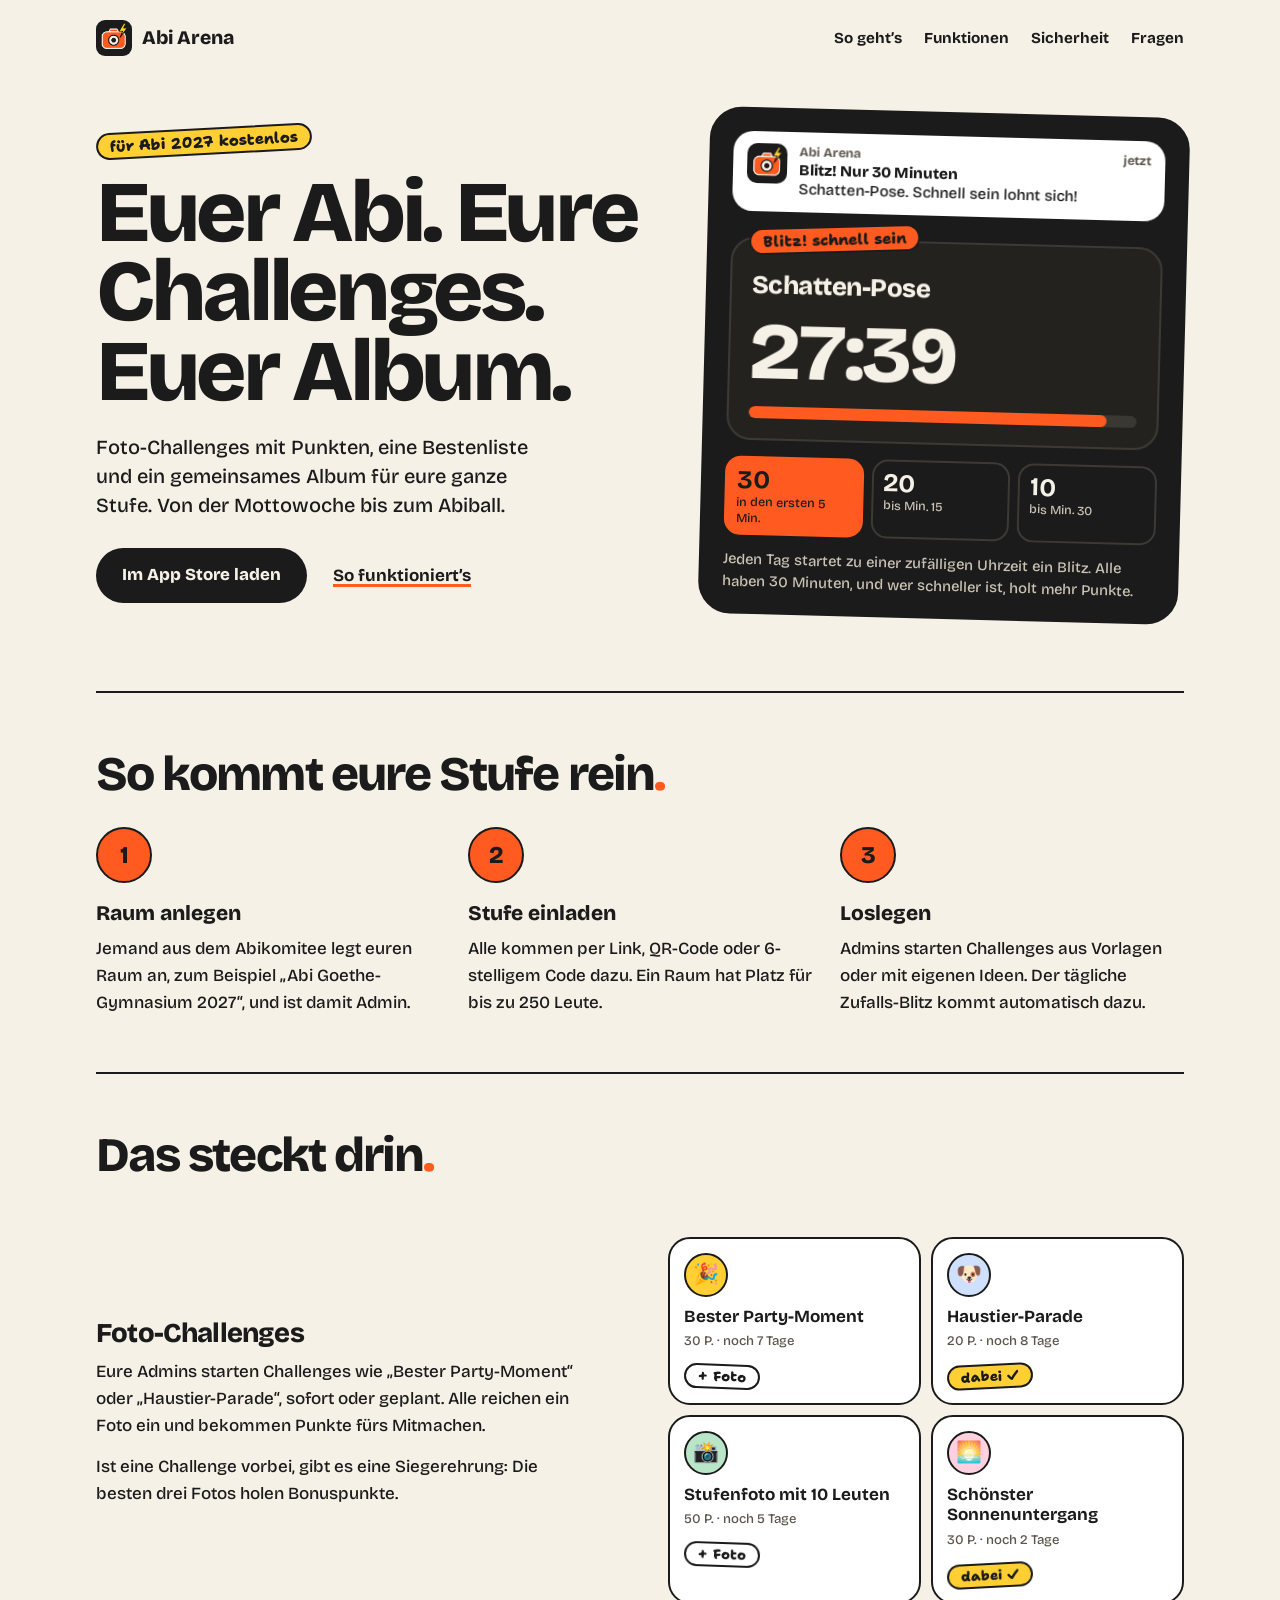
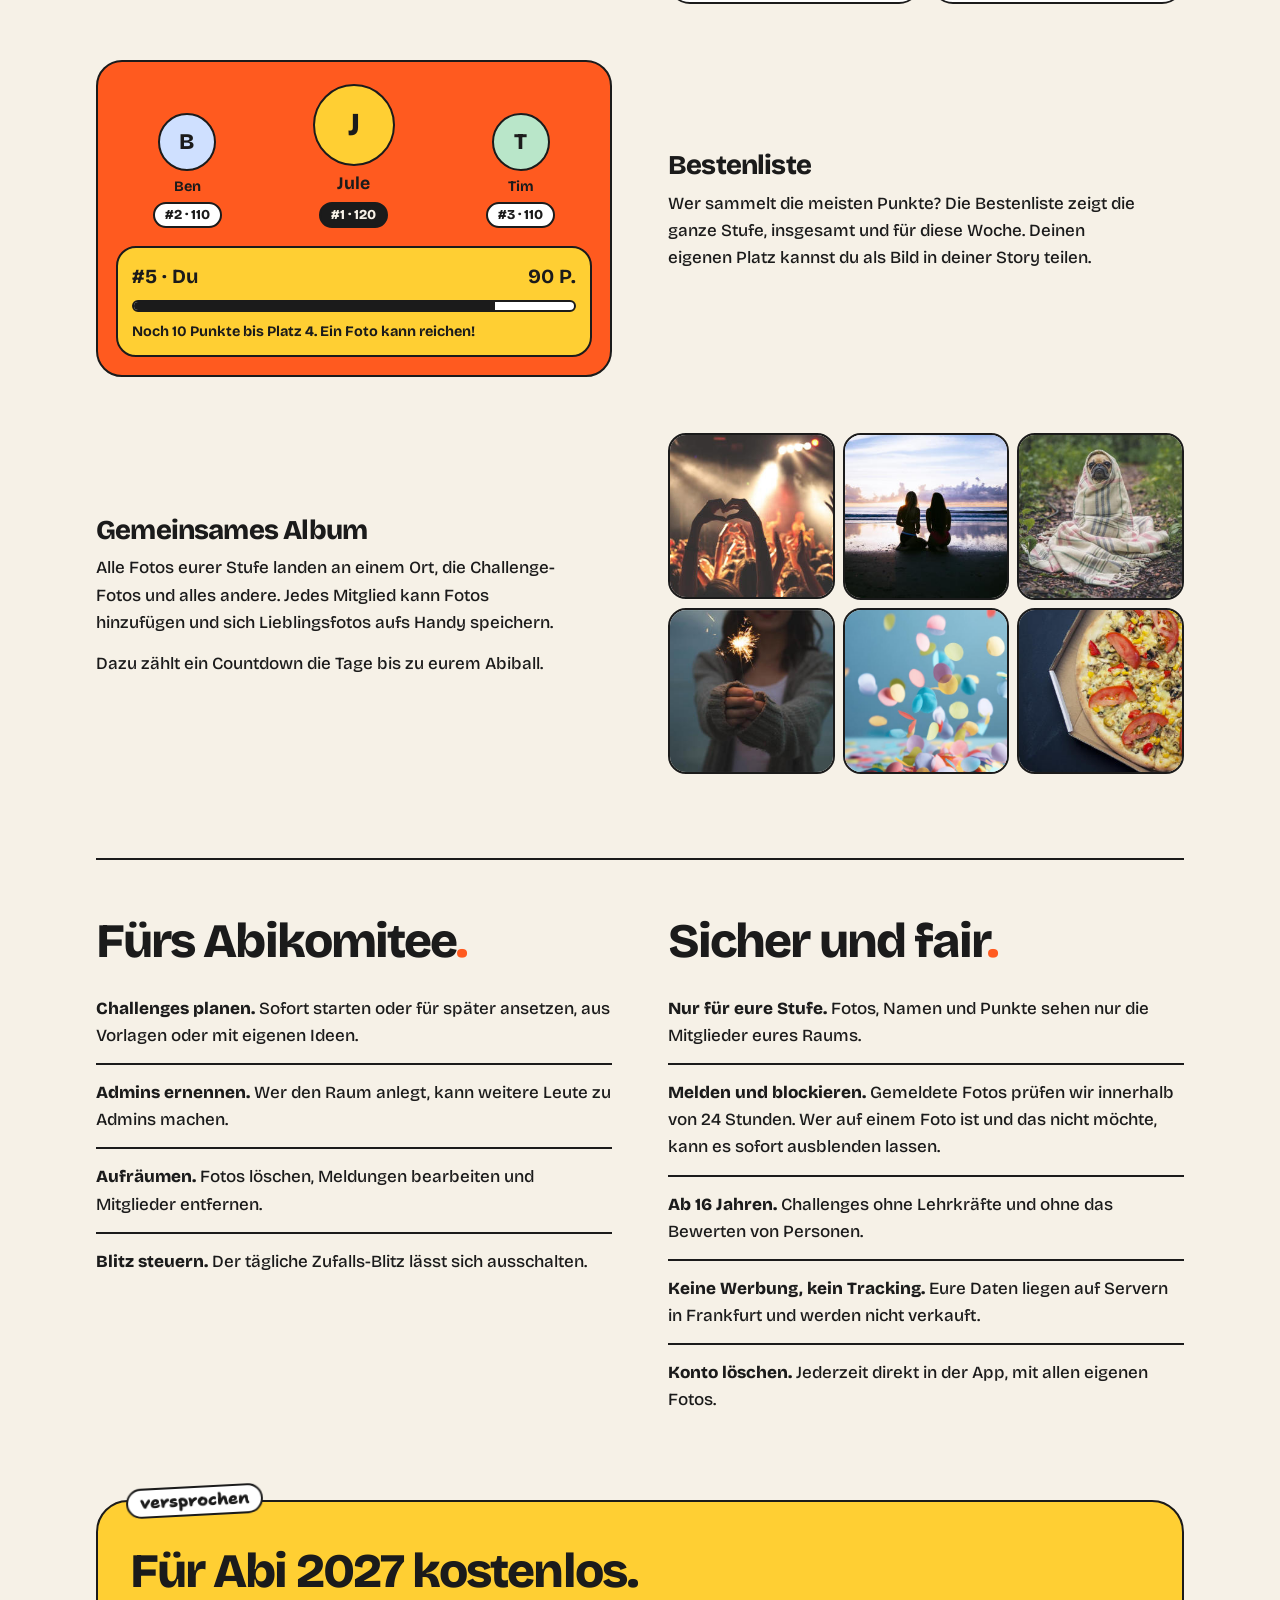
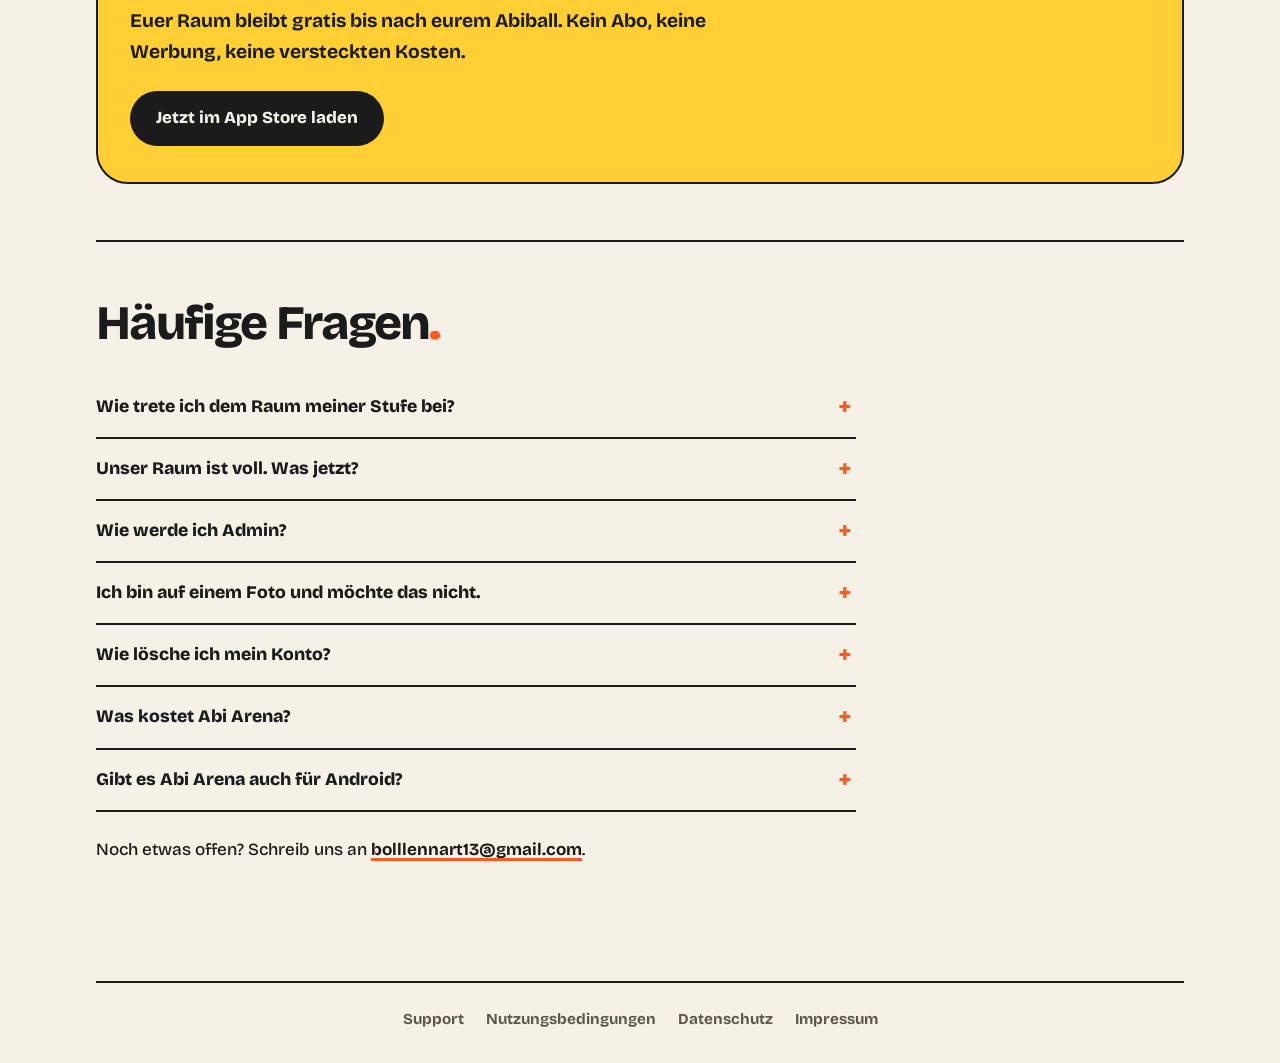
<file: index.html>
<!doctype html>
<html lang="de">
<head>
<meta charset="utf-8">
<meta name="viewport" content="width=device-width, initial-scale=1">
<title>Abi Arena</title>
<meta name="description" content="Abi Arena: Foto-Challenges, Bestenliste und ein gemeinsames Album für eure Abi-Stufe.">
<meta name="theme-color" content="#F6F1E7">
<link rel="icon" type="image/png" href="/favicon.png">
<link rel="apple-touch-icon" href="/icon.png">
<meta name="apple-itunes-app" content="app-id=6821331322">
<link rel="stylesheet" href="/style.css">
</head>
<body class="breit">
<header class="kopf">
  <a class="marke" href="/"><img src="/icon.png" alt="" width="36" height="36">Abi Arena</a>
  <nav class="sprung"><a href="#so-gehts">So geht’s</a><a href="#funktionen">Funktionen</a><a href="#sicherheit">Sicherheit</a><a href="#fragen">Fragen</a></nav>
</header>
<main class="start">
<section class="held">
  <div class="held-text">
    <span class="etikett gelb">für Abi 2027 kostenlos</span>
    <h1>Euer Abi. Eure Challenges. Euer Album.</h1>
    <p class="untertitel">Foto-Challenges mit Punkten, eine Bestenliste und ein gemeinsames Album für eure ganze Stufe. Von der Mottowoche bis zum Abiball.</p>
    <div class="aktionen">
      <a class="laden" href="https://apps.apple.com/app/abi-arena/id6821331322">Im App Store laden</a>
      <a href="#so-gehts">So funktioniert’s</a>
    </div>
  </div>
  <figure class="blitz" aria-label="Beispiel: ein Zufalls-Blitz in der App">
    <div class="push">
      <img src="/icon.png" alt="" width="40" height="40">
      <div>
        <div class="push-kopf"><span>Abi Arena</span><span>jetzt</span></div>
        <b>Blitz! Nur 30 Minuten</b>
        <span>Schatten-Pose. Schnell sein lohnt sich!</span>
      </div>
    </div>
    <div class="blitz-karte">
      <span class="etikett orange">Blitz! schnell sein</span>
      <b class="blitz-titel">Schatten-Pose</b>
      <div class="uhr" id="uhr">27:41</div>
      <div class="leiste"><div id="leiste"></div></div>
    </div>
    <ol class="tempo" id="tempo">
      <li class="an"><b>30</b>in den ersten 5 Min.</li>
      <li><b>20</b>bis Min. 15</li>
      <li><b>10</b>bis Min. 30</li>
    </ol>
    <figcaption>Jeden Tag startet zu einer zufälligen Uhrzeit ein Blitz. Alle haben 30 Minuten, und wer schneller ist, holt mehr Punkte.</figcaption>
  </figure>
</section>

<section class="abschnitt" id="so-gehts">
  <h2>So kommt eure Stufe rein<span class="punkt">.</span></h2>
  <ol class="schritte-start">
    <li><b>Raum anlegen</b>Jemand aus dem Abikomitee legt euren Raum an, zum Beispiel „Abi Goethe-Gymnasium 2027“, und ist damit Admin.</li>
    <li><b>Stufe einladen</b>Alle kommen per Link, QR-Code oder 6-stelligem Code dazu. Ein Raum hat Platz für bis zu 250 Leute.</li>
    <li><b>Loslegen</b>Admins starten Challenges aus Vorlagen oder mit eigenen Ideen. Der tägliche Zufalls-Blitz kommt automatisch dazu.</li>
  </ol>
</section>

<section class="abschnitt" id="funktionen">
  <h2>Das steckt drin<span class="punkt">.</span></h2>

  <div class="funktion">
    <div class="funktion-text">
      <h3>Foto-Challenges</h3>
      <p>Eure Admins starten Challenges wie „Bester Party-Moment“ oder „Haustier-Parade“, sofort oder geplant. Alle reichen ein Foto ein und bekommen Punkte fürs Mitmachen.</p>
      <p>Ist eine Challenge vorbei, gibt es eine Siegerehrung: Die besten drei Fotos holen Bonuspunkte.</p>
    </div>
    <div class="ausschnitt challenges" aria-hidden="true">
      <div class="ch"><span class="emo" style="background:#FFCF33">🎉</span><b>Bester Party-Moment</b><small>30 P. · noch 7 Tage</small><span class="etikett">+ Foto</span></div>
      <div class="ch"><span class="emo" style="background:#CFE0FF">🐶</span><b>Haustier-Parade</b><small>20 P. · noch 8 Tage</small><span class="etikett gelb">dabei ✓</span></div>
      <div class="ch"><span class="emo" style="background:#B9E6C9">📸</span><b>Stufenfoto mit 10 Leuten</b><small>50 P. · noch 5 Tage</small><span class="etikett">+ Foto</span></div>
      <div class="ch"><span class="emo" style="background:#FFD0E0">🌅</span><b>Schönster Sonnenuntergang</b><small>30 P. · noch 2 Tage</small><span class="etikett gelb">dabei ✓</span></div>
    </div>
  </div>

  <div class="funktion">
    <div class="funktion-text">
      <h3>Bestenliste</h3>
      <p>Wer sammelt die meisten Punkte? Die Bestenliste zeigt die ganze Stufe, insgesamt und für diese Woche. Deinen eigenen Platz kannst du als Bild in deiner Story teilen.</p>
    </div>
    <div class="ausschnitt bestenliste" aria-hidden="true">
      <div class="podest">
        <div class="platz"><span class="av" style="background:#CFE0FF">B</span><b>Ben</b><span class="pille">#2 · 110</span></div>
        <div class="platz erster"><span class="av" style="background:#FFCF33">J</span><b>Jule</b><span class="pille">#1 · 120</span></div>
        <div class="platz"><span class="av" style="background:#B9E6C9">T</span><b>Tim</b><span class="pille">#3 · 110</span></div>
      </div>
      <div class="ich">
        <div><b>#5 · Du</b><b>90 P.</b></div>
        <div class="spur"><div></div></div>
        <span>Noch 10 Punkte bis Platz 4. Ein Foto kann reichen!</span>
      </div>
    </div>
  </div>

  <div class="funktion">
    <div class="funktion-text">
      <h3>Gemeinsames Album</h3>
      <p>Alle Fotos eurer Stufe landen an einem Ort, die Challenge-Fotos und alles andere. Jedes Mitglied kann Fotos hinzufügen und sich Lieblingsfotos aufs Handy speichern.</p>
      <p>Dazu zählt ein Countdown die Tage bis zu eurem Abiball.</p>
    </div>
    <div class="ausschnitt album" aria-hidden="true">
      <img src="/fotos/album-3.jpg" alt="" width="400" height="400" loading="lazy">
      <img src="/fotos/sonnenuntergang-2.jpg" alt="" width="400" height="400" loading="lazy">
      <img src="/fotos/haustiere-1.jpg" alt="" width="400" height="400" loading="lazy">
      <img src="/fotos/wunderkerzen-1.jpg" alt="" width="400" height="400" loading="lazy">
      <img src="/fotos/album-2.jpg" alt="" width="400" height="400" loading="lazy">
      <img src="/fotos/essen-2.jpg" alt="" width="400" height="400" loading="lazy">
    </div>
  </div>
</section>

<section class="abschnitt zwei" id="sicherheit">
  <div>
    <h2>Fürs Abikomitee<span class="punkt">.</span></h2>
    <ul class="liste">
      <li><b>Challenges planen.</b> Sofort starten oder für später ansetzen, aus Vorlagen oder mit eigenen Ideen.</li>
      <li><b>Admins ernennen.</b> Wer den Raum anlegt, kann weitere Leute zu Admins machen.</li>
      <li><b>Aufräumen.</b> Fotos löschen, Meldungen bearbeiten und Mitglieder entfernen.</li>
      <li><b>Blitz steuern.</b> Der tägliche Zufalls-Blitz lässt sich ausschalten.</li>
    </ul>
  </div>
  <div>
    <h2>Sicher und fair<span class="punkt">.</span></h2>
    <ul class="liste">
      <li><b>Nur für eure Stufe.</b> Fotos, Namen und Punkte sehen nur die Mitglieder eures Raums.</li>
      <li><b>Melden und blockieren.</b> Gemeldete Fotos prüfen wir innerhalb von 24 Stunden. Wer auf einem Foto ist und das nicht möchte, kann es sofort ausblenden lassen.</li>
      <li><b>Ab 16 Jahren.</b> Challenges ohne Lehrkräfte und ohne das Bewerten von Personen.</li>
      <li><b>Keine Werbung, kein Tracking.</b> Eure Daten liegen auf Servern in Frankfurt und werden nicht verkauft.</li>
      <li><b>Konto löschen.</b> Jederzeit direkt in der App, mit allen eigenen Fotos.</li>
    </ul>
  </div>
</section>

<section class="preis">
  <span class="etikett">versprochen</span>
  <h2>Für Abi 2027 kostenlos.</h2>
  <p>Euer Raum bleibt gratis bis nach eurem Abiball. Kein Abo, keine Werbung, keine versteckten Kosten.</p>
  <a class="laden" href="https://apps.apple.com/app/abi-arena/id6821331322">Jetzt im App Store laden</a>
</section>

<section class="abschnitt" id="fragen">
  <h2>Häufige Fragen<span class="punkt">.</span></h2>
  <div class="fragen">
    <details><summary>Wie trete ich dem Raum meiner Stufe bei?</summary><p>Über den Einladungslink, den QR-Code oder den 6-stelligen Code, den dir jemand aus deiner Stufe schickt. In der App findet ihn jedes Mitglied über den Raumnamen oben → „Stufe einladen“.</p></details>
    <details><summary>Unser Raum ist voll. Was jetzt?</summary><p>Ein Raum hat Platz für bis zu 250 Leute. Braucht ihr mehr, schreibt uns an <a href="mailto:bolllennart13@gmail.com">bolllennart13@gmail.com</a> mit dem Namen eures Raums. Das kostet nichts.</p></details>
    <details><summary>Wie werde ich Admin?</summary><p>Wer einen Raum erstellt, ist automatisch Admin. Admins können weitere Mitglieder zu Admins machen: Raumname oben → Mitglieder → Person antippen.</p></details>
    <details><summary>Ich bin auf einem Foto und möchte das nicht.</summary><p>Tippe das Foto an und melde es mit „Ich bin auf diesem Foto und möchte das nicht“. Es wird sofort ausgeblendet. Ohne Konto schreib uns an <a href="mailto:bolllennart13@gmail.com">bolllennart13@gmail.com</a>, dann kümmern wir uns darum.</p></details>
    <details><summary>Wie lösche ich mein Konto?</summary><p>In der App über das Zahnrad oben → Einstellungen → Konto löschen. Dabei werden dein Konto, dein Name und alle deine Fotos sofort und endgültig gelöscht.</p></details>
    <details><summary>Was kostet Abi Arena?</summary><p>Für den Abi-Jahrgang 2027 nichts. Eure Räume bleiben gratis bis nach eurem Abiball, auch wenn spätere Jahrgänge einmal etwas zahlen sollten. Keine Werbung, kein Abo.</p></details>
    <details><summary>Gibt es Abi Arena auch für Android?</summary><p>Zum Start gibt es Abi Arena für das iPhone. Eine Android-Version kommt später.</p></details>
  </div>
  <p>Noch etwas offen? Schreib uns an <a href="mailto:bolllennart13@gmail.com">bolllennart13@gmail.com</a>.</p>
</section>

<script>
// Die Blitz-Uhr oben zählt wirklich herunter. Nach 30 Minuten fängt sie von vorn an.
(function () {
  var uhr = document.getElementById('uhr');
  var leiste = document.getElementById('leiste');
  var stufen = document.getElementById('tempo').children;
  var rest = 27 * 60 + 41;
  function zeigen() {
    var min = Math.floor(rest / 60), sek = rest % 60;
    uhr.textContent = (min < 10 ? '0' : '') + min + ':' + (sek < 10 ? '0' : '') + sek;
    leiste.style.width = (rest / 1800) * 100 + '%';
    // Tempo-Punkte: erstes Sechstel volle Punkte, bis zur Hälfte zwei Drittel, danach ein Drittel.
    var vorbei = 1800 - rest;
    var stufe = vorbei < 300 ? 0 : vorbei < 900 ? 1 : 2;
    for (var i = 0; i < stufen.length; i++) stufen[i].className = i === stufe ? 'an' : '';
  }
  zeigen();
  setInterval(function () {
    rest = rest > 0 ? rest - 1 : 1800;
    zeigen();
  }, 1000);
})();
</script>
</main>
<footer class="fuss">
  <nav><a href="/support/">Support</a><a href="/nutzungsbedingungen/">Nutzungsbedingungen</a><a href="/datenschutz/">Datenschutz</a><a href="/impressum/">Impressum</a></nav>
</footer>
</body>
</html>
</file>
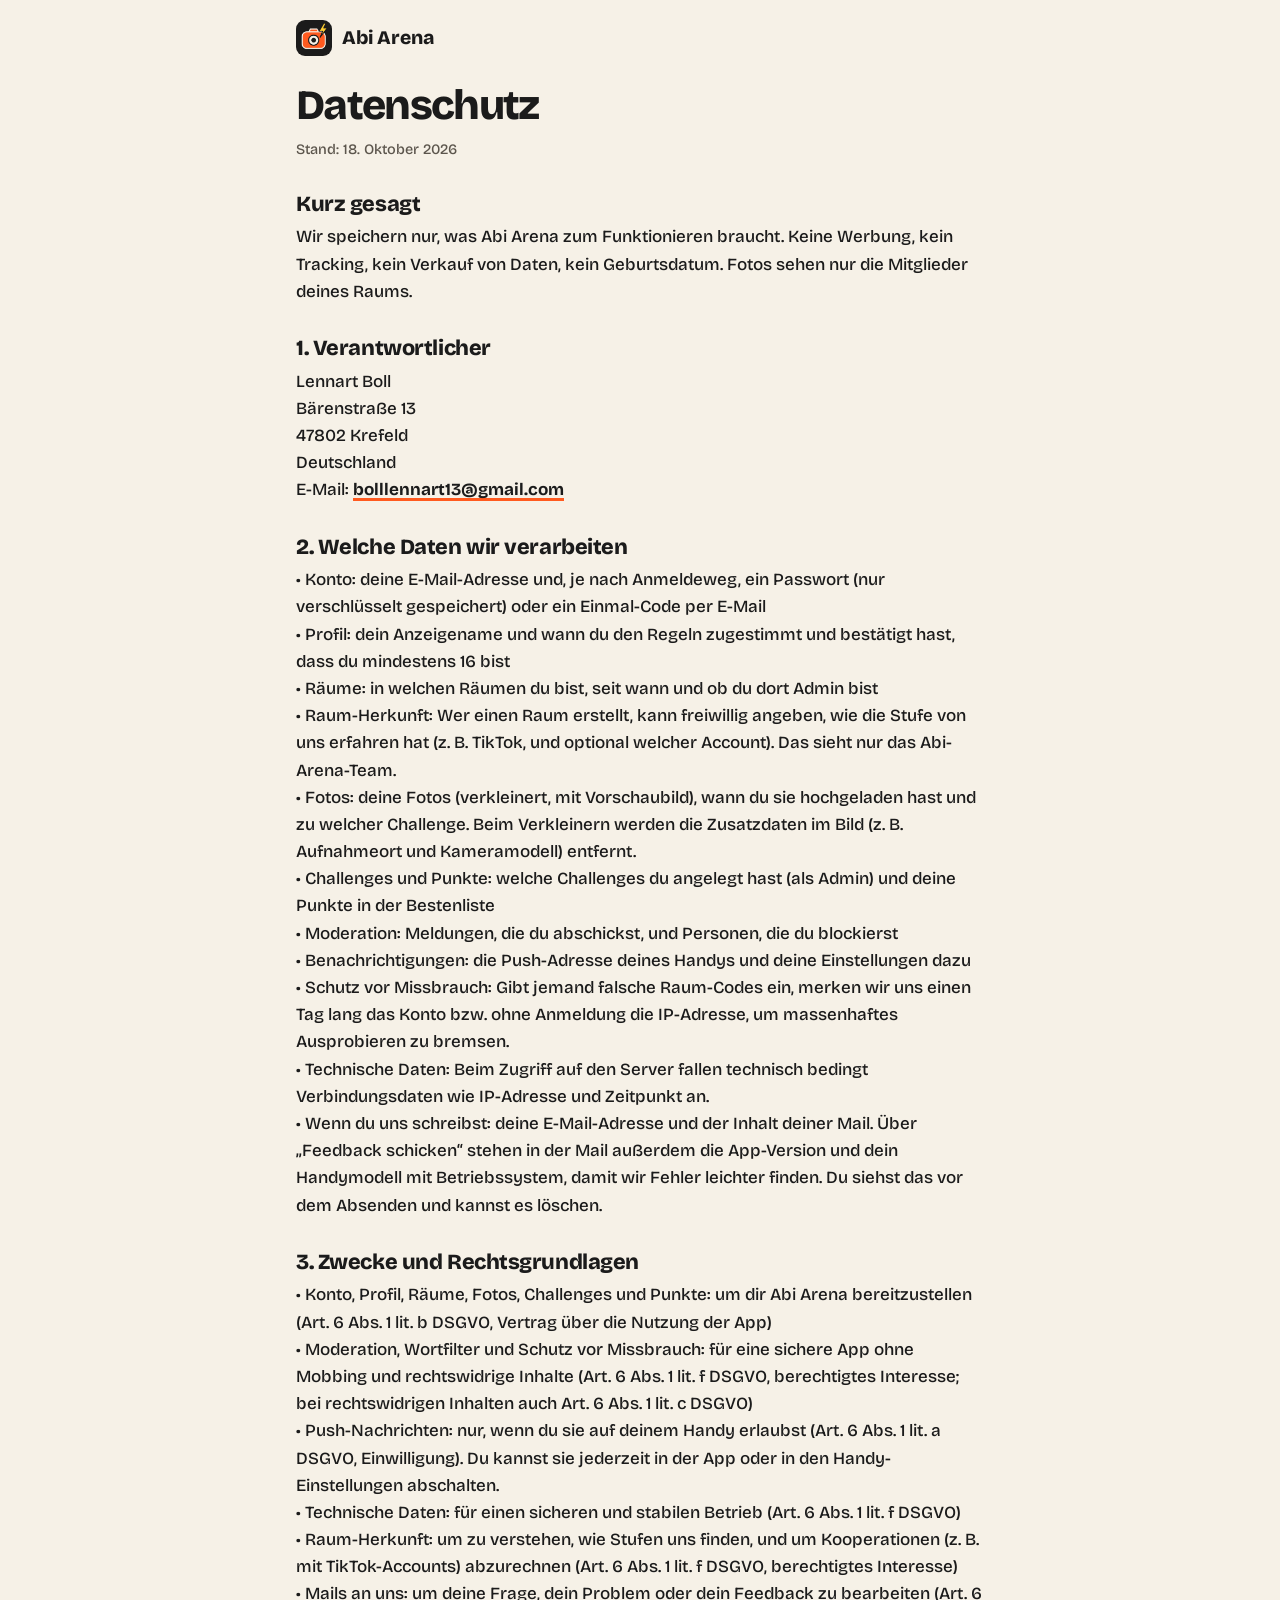
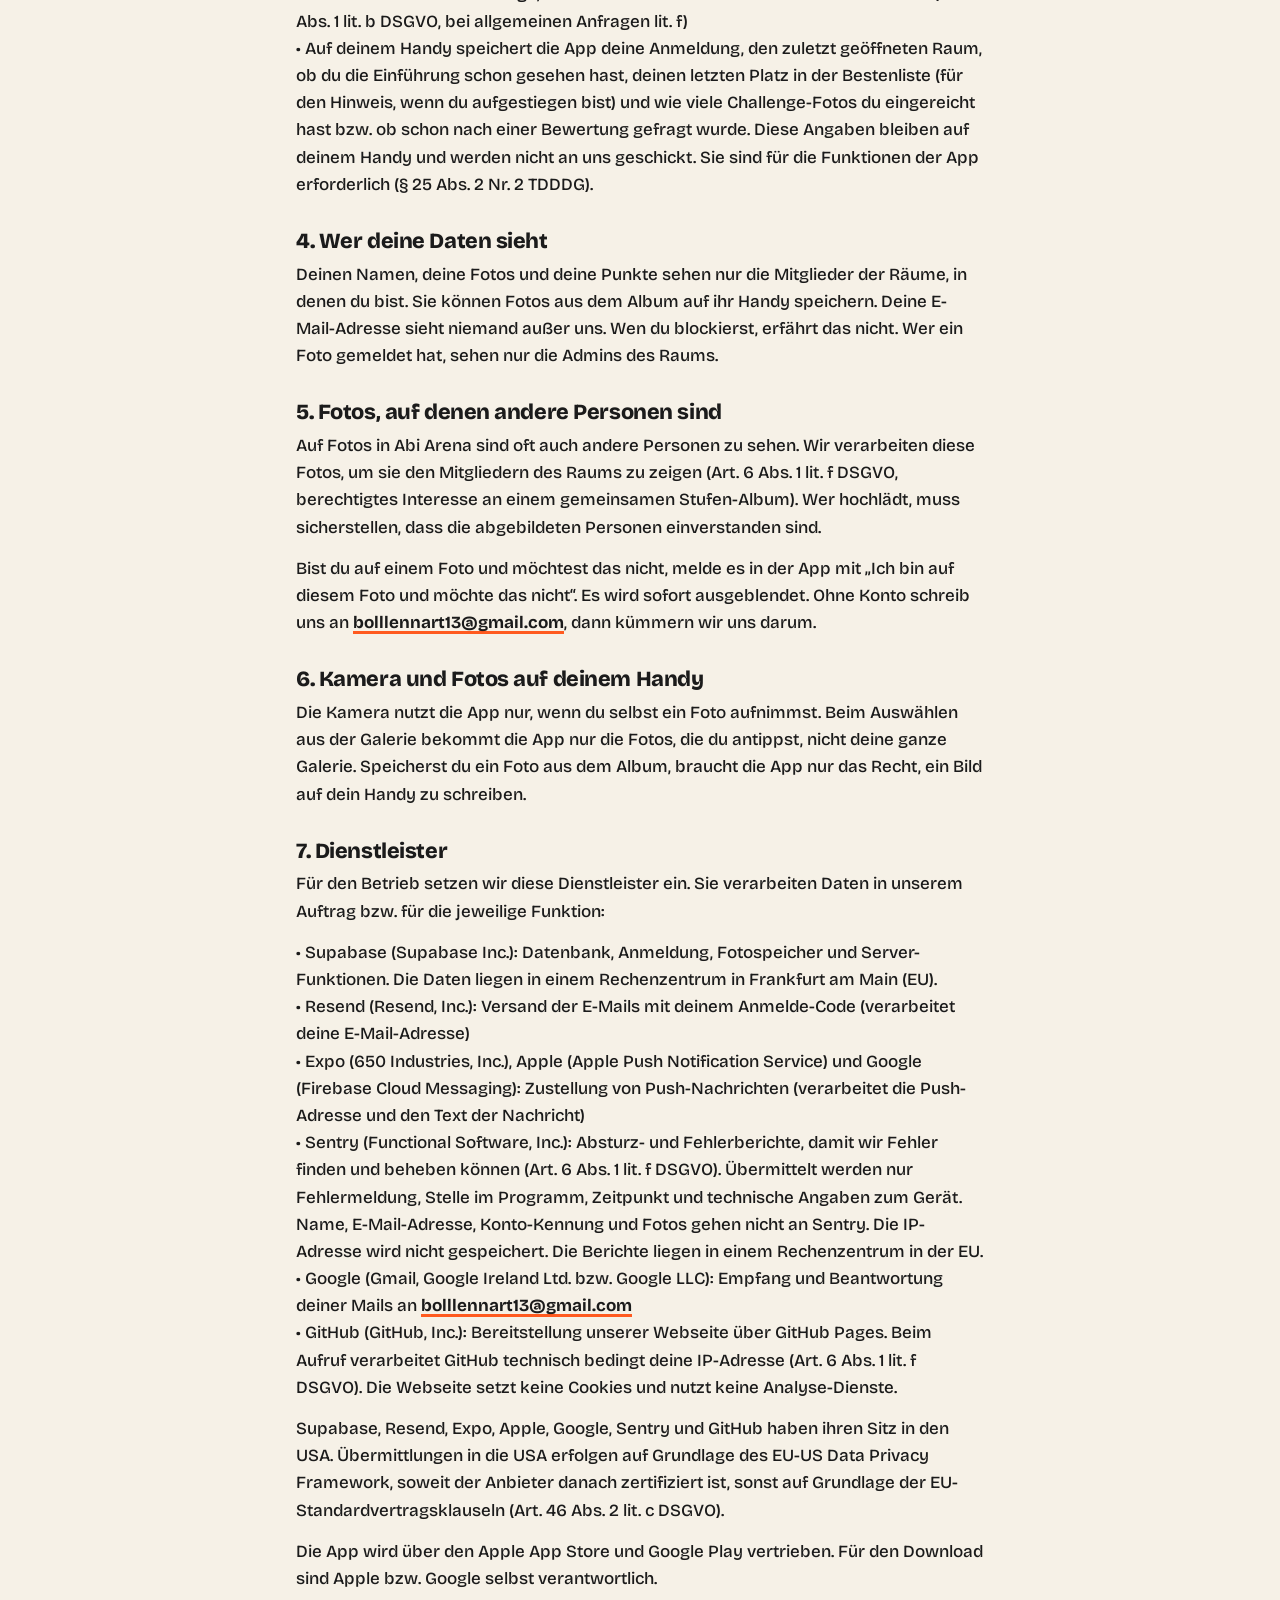
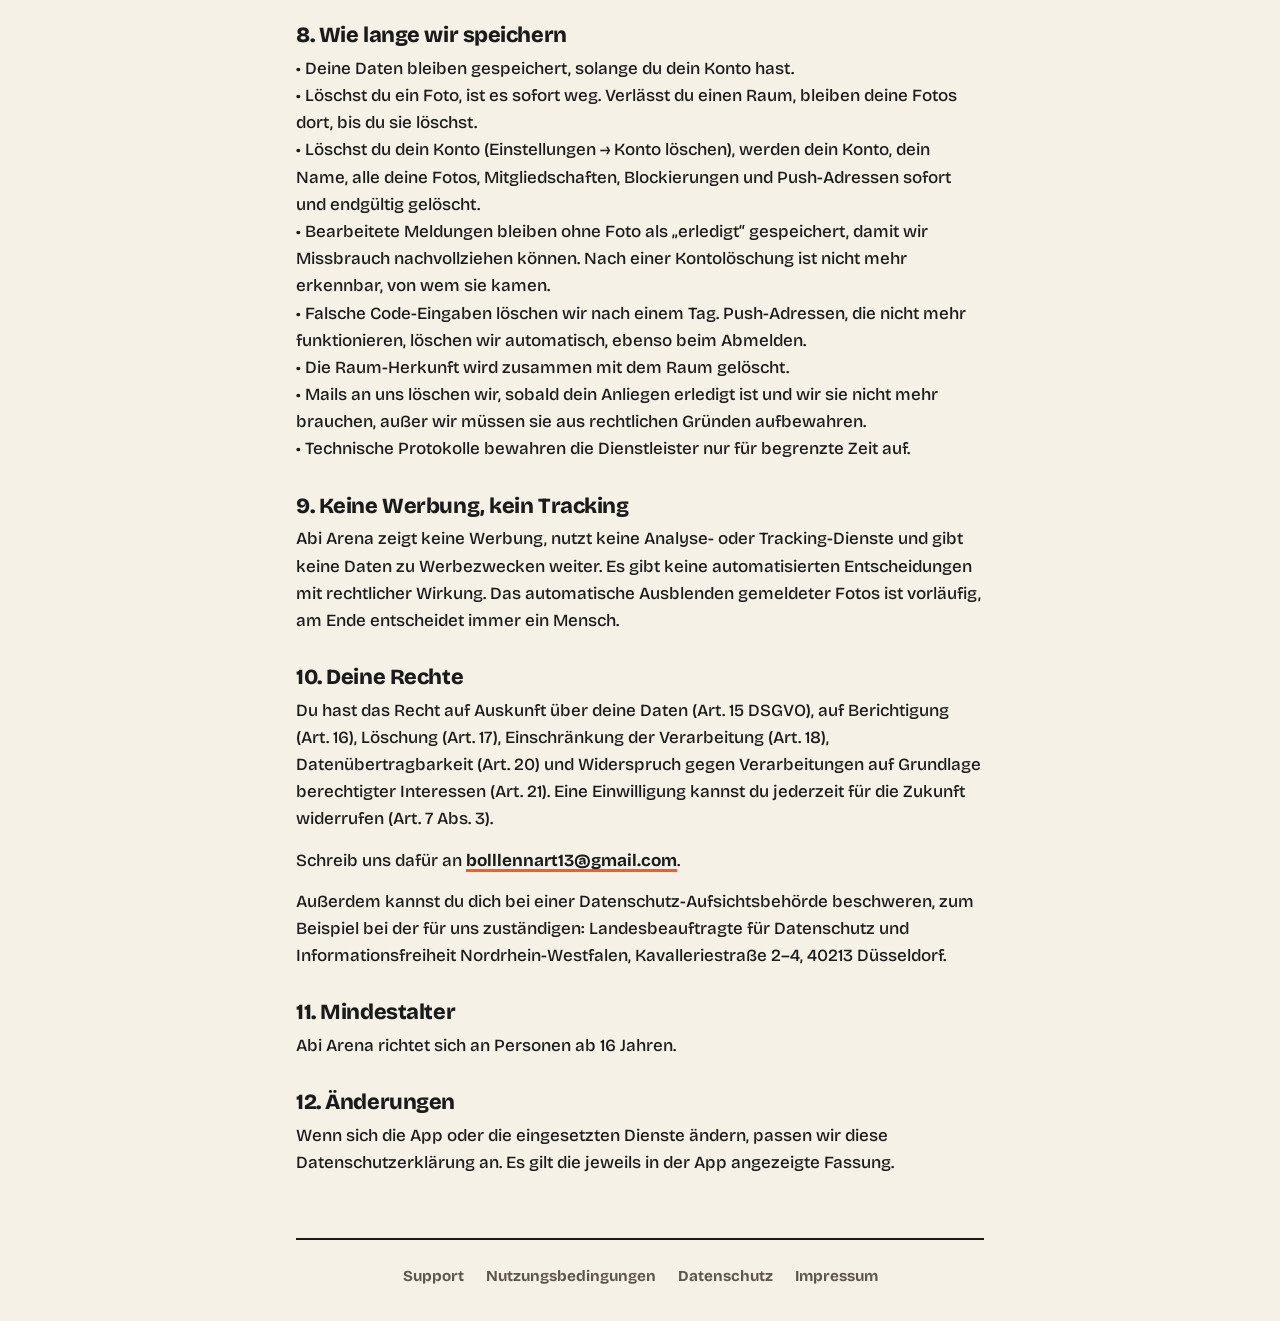
<file: datenschutz/index.html>
<!doctype html>
<html lang="de">
<head>
<meta charset="utf-8">
<meta name="viewport" content="width=device-width, initial-scale=1">
<title>Datenschutz · Abi Arena</title>
<meta name="description" content="Abi Arena: Foto-Challenges, Bestenliste und ein gemeinsames Album für eure Abi-Stufe.">
<meta name="theme-color" content="#F6F1E7">
<link rel="icon" type="image/png" href="/favicon.png">
<link rel="apple-touch-icon" href="/icon.png">
<link rel="stylesheet" href="/style.css">
</head>
<body>
<header class="kopf">
  <a class="marke" href="/"><img src="/icon.png" alt="" width="36" height="36">Abi Arena</a>
  
</header>
<main>
<h1>Datenschutz</h1>
<p class="stand">Stand: 18. Oktober 2026</p>
<section>
<h2>Kurz gesagt</h2>
<p>Wir speichern nur, was Abi Arena zum Funktionieren braucht. Keine Werbung, kein Tracking, kein Verkauf von Daten, kein Geburtsdatum. Fotos sehen nur die Mitglieder deines Raums.</p>
</section>
<section>
<h2>1. Verantwortlicher</h2>
<p>Lennart Boll<br>Bärenstraße 13<br>47802 Krefeld<br>Deutschland<br>E-Mail: <a href="mailto:bolllennart13@gmail.com">bolllennart13@gmail.com</a></p>
</section>
<section>
<h2>2. Welche Daten wir verarbeiten</h2>
<p>• Konto: deine E-Mail-Adresse und, je nach Anmeldeweg, ein Passwort (nur verschlüsselt gespeichert) oder ein Einmal-Code per E-Mail<br>• Profil: dein Anzeigename und wann du den Regeln zugestimmt und bestätigt hast, dass du mindestens 16 bist<br>• Räume: in welchen Räumen du bist, seit wann und ob du dort Admin bist<br>• Raum-Herkunft: Wer einen Raum erstellt, kann freiwillig angeben, wie die Stufe von uns erfahren hat (z. B. TikTok, und optional welcher Account). Das sieht nur das Abi-Arena-Team.<br>• Fotos: deine Fotos (verkleinert, mit Vorschaubild), wann du sie hochgeladen hast und zu welcher Challenge. Beim Verkleinern werden die Zusatzdaten im Bild (z. B. Aufnahmeort und Kameramodell) entfernt.<br>• Challenges und Punkte: welche Challenges du angelegt hast (als Admin) und deine Punkte in der Bestenliste<br>• Moderation: Meldungen, die du abschickst, und Personen, die du blockierst<br>• Benachrichtigungen: die Push-Adresse deines Handys und deine Einstellungen dazu<br>• Schutz vor Missbrauch: Gibt jemand falsche Raum-Codes ein, merken wir uns einen Tag lang das Konto bzw. ohne Anmeldung die IP-Adresse, um massenhaftes Ausprobieren zu bremsen.<br>• Technische Daten: Beim Zugriff auf den Server fallen technisch bedingt Verbindungsdaten wie IP-Adresse und Zeitpunkt an.<br>• Wenn du uns schreibst: deine E-Mail-Adresse und der Inhalt deiner Mail. Über „Feedback schicken“ stehen in der Mail außerdem die App-Version und dein Handymodell mit Betriebssystem, damit wir Fehler leichter finden. Du siehst das vor dem Absenden und kannst es löschen.</p>
</section>
<section>
<h2>3. Zwecke und Rechtsgrundlagen</h2>
<p>• Konto, Profil, Räume, Fotos, Challenges und Punkte: um dir Abi Arena bereitzustellen (Art. 6 Abs. 1 lit. b DSGVO, Vertrag über die Nutzung der App)<br>• Moderation, Wortfilter und Schutz vor Missbrauch: für eine sichere App ohne Mobbing und rechtswidrige Inhalte (Art. 6 Abs. 1 lit. f DSGVO, berechtigtes Interesse; bei rechtswidrigen Inhalten auch Art. 6 Abs. 1 lit. c DSGVO)<br>• Push-Nachrichten: nur, wenn du sie auf deinem Handy erlaubst (Art. 6 Abs. 1 lit. a DSGVO, Einwilligung). Du kannst sie jederzeit in der App oder in den Handy-Einstellungen abschalten.<br>• Technische Daten: für einen sicheren und stabilen Betrieb (Art. 6 Abs. 1 lit. f DSGVO)<br>• Raum-Herkunft: um zu verstehen, wie Stufen uns finden, und um Kooperationen (z. B. mit TikTok-Accounts) abzurechnen (Art. 6 Abs. 1 lit. f DSGVO, berechtigtes Interesse)<br>• Mails an uns: um deine Frage, dein Problem oder dein Feedback zu bearbeiten (Art. 6 Abs. 1 lit. b DSGVO, bei allgemeinen Anfragen lit. f)<br>• Auf deinem Handy speichert die App deine Anmeldung, den zuletzt geöffneten Raum, ob du die Einführung schon gesehen hast, deinen letzten Platz in der Bestenliste (für den Hinweis, wenn du aufgestiegen bist) und wie viele Challenge-Fotos du eingereicht hast bzw. ob schon nach einer Bewertung gefragt wurde. Diese Angaben bleiben auf deinem Handy und werden nicht an uns geschickt. Sie sind für die Funktionen der App erforderlich (§ 25 Abs. 2 Nr. 2 TDDDG).</p>
</section>
<section>
<h2>4. Wer deine Daten sieht</h2>
<p>Deinen Namen, deine Fotos und deine Punkte sehen nur die Mitglieder der Räume, in denen du bist. Sie können Fotos aus dem Album auf ihr Handy speichern. Deine E-Mail-Adresse sieht niemand außer uns. Wen du blockierst, erfährt das nicht. Wer ein Foto gemeldet hat, sehen nur die Admins des Raums.</p>
</section>
<section>
<h2>5. Fotos, auf denen andere Personen sind</h2>
<p>Auf Fotos in Abi Arena sind oft auch andere Personen zu sehen. Wir verarbeiten diese Fotos, um sie den Mitgliedern des Raums zu zeigen (Art. 6 Abs. 1 lit. f DSGVO, berechtigtes Interesse an einem gemeinsamen Stufen-Album). Wer hochlädt, muss sicherstellen, dass die abgebildeten Personen einverstanden sind.</p>
<p>Bist du auf einem Foto und möchtest das nicht, melde es in der App mit „Ich bin auf diesem Foto und möchte das nicht“. Es wird sofort ausgeblendet. Ohne Konto schreib uns an <a href="mailto:bolllennart13@gmail.com">bolllennart13@gmail.com</a>, dann kümmern wir uns darum.</p>
</section>
<section>
<h2>6. Kamera und Fotos auf deinem Handy</h2>
<p>Die Kamera nutzt die App nur, wenn du selbst ein Foto aufnimmst. Beim Auswählen aus der Galerie bekommt die App nur die Fotos, die du antippst, nicht deine ganze Galerie. Speicherst du ein Foto aus dem Album, braucht die App nur das Recht, ein Bild auf dein Handy zu schreiben.</p>
</section>
<section>
<h2>7. Dienstleister</h2>
<p>Für den Betrieb setzen wir diese Dienstleister ein. Sie verarbeiten Daten in unserem Auftrag bzw. für die jeweilige Funktion:</p>
<p>• Supabase (Supabase Inc.): Datenbank, Anmeldung, Fotospeicher und Server-Funktionen. Die Daten liegen in einem Rechenzentrum in Frankfurt am Main (EU).<br>• Resend (Resend, Inc.): Versand der E-Mails mit deinem Anmelde-Code (verarbeitet deine E-Mail-Adresse)<br>• Expo (650 Industries, Inc.), Apple (Apple Push Notification Service) und Google (Firebase Cloud Messaging): Zustellung von Push-Nachrichten (verarbeitet die Push-Adresse und den Text der Nachricht)<br>• Sentry (Functional Software, Inc.): Absturz- und Fehlerberichte, damit wir Fehler finden und beheben können (Art. 6 Abs. 1 lit. f DSGVO). Übermittelt werden nur Fehlermeldung, Stelle im Programm, Zeitpunkt und technische Angaben zum Gerät. Name, E-Mail-Adresse, Konto-Kennung und Fotos gehen nicht an Sentry. Die IP-Adresse wird nicht gespeichert. Die Berichte liegen in einem Rechenzentrum in der EU.<br>• Google (Gmail, Google Ireland Ltd. bzw. Google LLC): Empfang und Beantwortung deiner Mails an <a href="mailto:bolllennart13@gmail.com">bolllennart13@gmail.com</a><br>• GitHub (GitHub, Inc.): Bereitstellung unserer Webseite über GitHub Pages. Beim Aufruf verarbeitet GitHub technisch bedingt deine IP-Adresse (Art. 6 Abs. 1 lit. f DSGVO). Die Webseite setzt keine Cookies und nutzt keine Analyse-Dienste.</p>
<p>Supabase, Resend, Expo, Apple, Google, Sentry und GitHub haben ihren Sitz in den USA. Übermittlungen in die USA erfolgen auf Grundlage des EU-US Data Privacy Framework, soweit der Anbieter danach zertifiziert ist, sonst auf Grundlage der EU-Standardvertragsklauseln (Art. 46 Abs. 2 lit. c DSGVO).</p>
<p>Die App wird über den Apple App Store und Google Play vertrieben. Für den Download sind Apple bzw. Google selbst verantwortlich.</p>
</section>
<section>
<h2>8. Wie lange wir speichern</h2>
<p>• Deine Daten bleiben gespeichert, solange du dein Konto hast.<br>• Löschst du ein Foto, ist es sofort weg. Verlässt du einen Raum, bleiben deine Fotos dort, bis du sie löschst.<br>• Löschst du dein Konto (Einstellungen → Konto löschen), werden dein Konto, dein Name, alle deine Fotos, Mitgliedschaften, Blockierungen und Push-Adressen sofort und endgültig gelöscht.<br>• Bearbeitete Meldungen bleiben ohne Foto als „erledigt“ gespeichert, damit wir Missbrauch nachvollziehen können. Nach einer Kontolöschung ist nicht mehr erkennbar, von wem sie kamen.<br>• Falsche Code-Eingaben löschen wir nach einem Tag. Push-Adressen, die nicht mehr funktionieren, löschen wir automatisch, ebenso beim Abmelden.<br>• Die Raum-Herkunft wird zusammen mit dem Raum gelöscht.<br>• Mails an uns löschen wir, sobald dein Anliegen erledigt ist und wir sie nicht mehr brauchen, außer wir müssen sie aus rechtlichen Gründen aufbewahren.<br>• Technische Protokolle bewahren die Dienstleister nur für begrenzte Zeit auf.</p>
</section>
<section>
<h2>9. Keine Werbung, kein Tracking</h2>
<p>Abi Arena zeigt keine Werbung, nutzt keine Analyse- oder Tracking-Dienste und gibt keine Daten zu Werbezwecken weiter. Es gibt keine automatisierten Entscheidungen mit rechtlicher Wirkung. Das automatische Ausblenden gemeldeter Fotos ist vorläufig, am Ende entscheidet immer ein Mensch.</p>
</section>
<section>
<h2>10. Deine Rechte</h2>
<p>Du hast das Recht auf Auskunft über deine Daten (Art. 15 DSGVO), auf Berichtigung (Art. 16), Löschung (Art. 17), Einschränkung der Verarbeitung (Art. 18), Datenübertragbarkeit (Art. 20) und Widerspruch gegen Verarbeitungen auf Grundlage berechtigter Interessen (Art. 21). Eine Einwilligung kannst du jederzeit für die Zukunft widerrufen (Art. 7 Abs. 3).</p>
<p>Schreib uns dafür an <a href="mailto:bolllennart13@gmail.com">bolllennart13@gmail.com</a>.</p>
<p>Außerdem kannst du dich bei einer Datenschutz-Aufsichtsbehörde beschweren, zum Beispiel bei der für uns zuständigen: Landesbeauftragte für Datenschutz und Informationsfreiheit Nordrhein-Westfalen, Kavalleriestraße 2–4, 40213 Düsseldorf.</p>
</section>
<section>
<h2>11. Mindestalter</h2>
<p>Abi Arena richtet sich an Personen ab 16 Jahren.</p>
</section>
<section>
<h2>12. Änderungen</h2>
<p>Wenn sich die App oder die eingesetzten Dienste ändern, passen wir diese Datenschutzerklärung an. Es gilt die jeweils in der App angezeigte Fassung.</p>
</section>
</main>
<footer class="fuss">
  <nav><a href="/support/">Support</a><a href="/nutzungsbedingungen/">Nutzungsbedingungen</a><a href="/datenschutz/">Datenschutz</a><a href="/impressum/">Impressum</a></nav>
</footer>
</body>
</html>
</file>
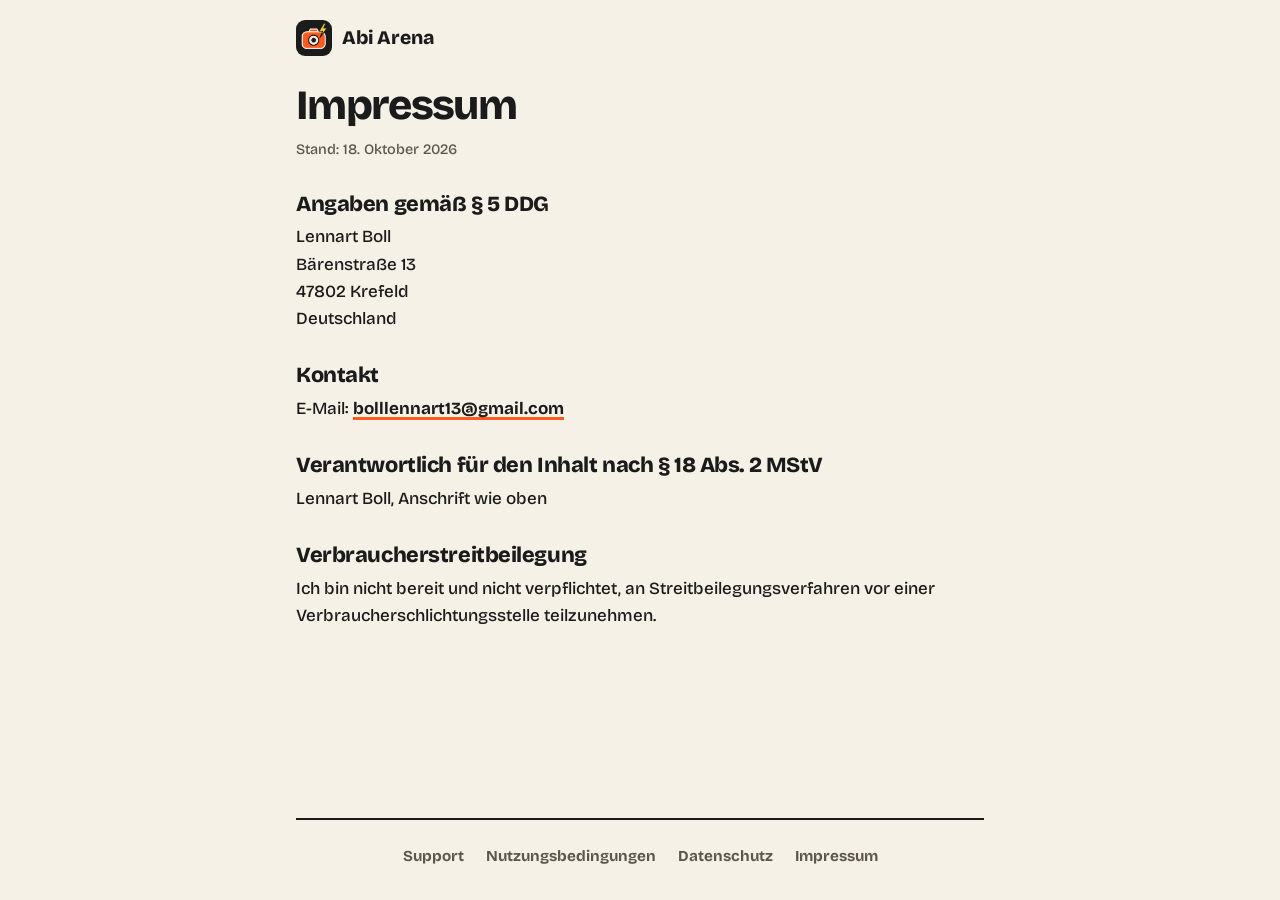
<file: impressum/index.html>
<!doctype html>
<html lang="de">
<head>
<meta charset="utf-8">
<meta name="viewport" content="width=device-width, initial-scale=1">
<title>Impressum · Abi Arena</title>
<meta name="description" content="Abi Arena: Foto-Challenges, Bestenliste und ein gemeinsames Album für eure Abi-Stufe.">
<meta name="theme-color" content="#F6F1E7">
<link rel="icon" type="image/png" href="/favicon.png">
<link rel="apple-touch-icon" href="/icon.png">
<link rel="stylesheet" href="/style.css">
</head>
<body>
<header class="kopf">
  <a class="marke" href="/"><img src="/icon.png" alt="" width="36" height="36">Abi Arena</a>
  
</header>
<main>
<h1>Impressum</h1>
<p class="stand">Stand: 18. Oktober 2026</p>
<section>
<h2>Angaben gemäß § 5 DDG</h2>
<p>Lennart Boll<br>Bärenstraße 13<br>47802 Krefeld<br>Deutschland</p>
</section>
<section>
<h2>Kontakt</h2>
<p>E-Mail: <a href="mailto:bolllennart13@gmail.com">bolllennart13@gmail.com</a></p>
</section>
<section>
<h2>Verantwortlich für den Inhalt nach § 18 Abs. 2 MStV</h2>
<p>Lennart Boll, Anschrift wie oben</p>
</section>
<section>
<h2>Verbraucherstreitbeilegung</h2>
<p>Ich bin nicht bereit und nicht verpflichtet, an Streitbeilegungsverfahren vor einer Verbraucherschlichtungsstelle teilzunehmen.</p>
</section>
</main>
<footer class="fuss">
  <nav><a href="/support/">Support</a><a href="/nutzungsbedingungen/">Nutzungsbedingungen</a><a href="/datenschutz/">Datenschutz</a><a href="/impressum/">Impressum</a></nav>
</footer>
</body>
</html>
</file>
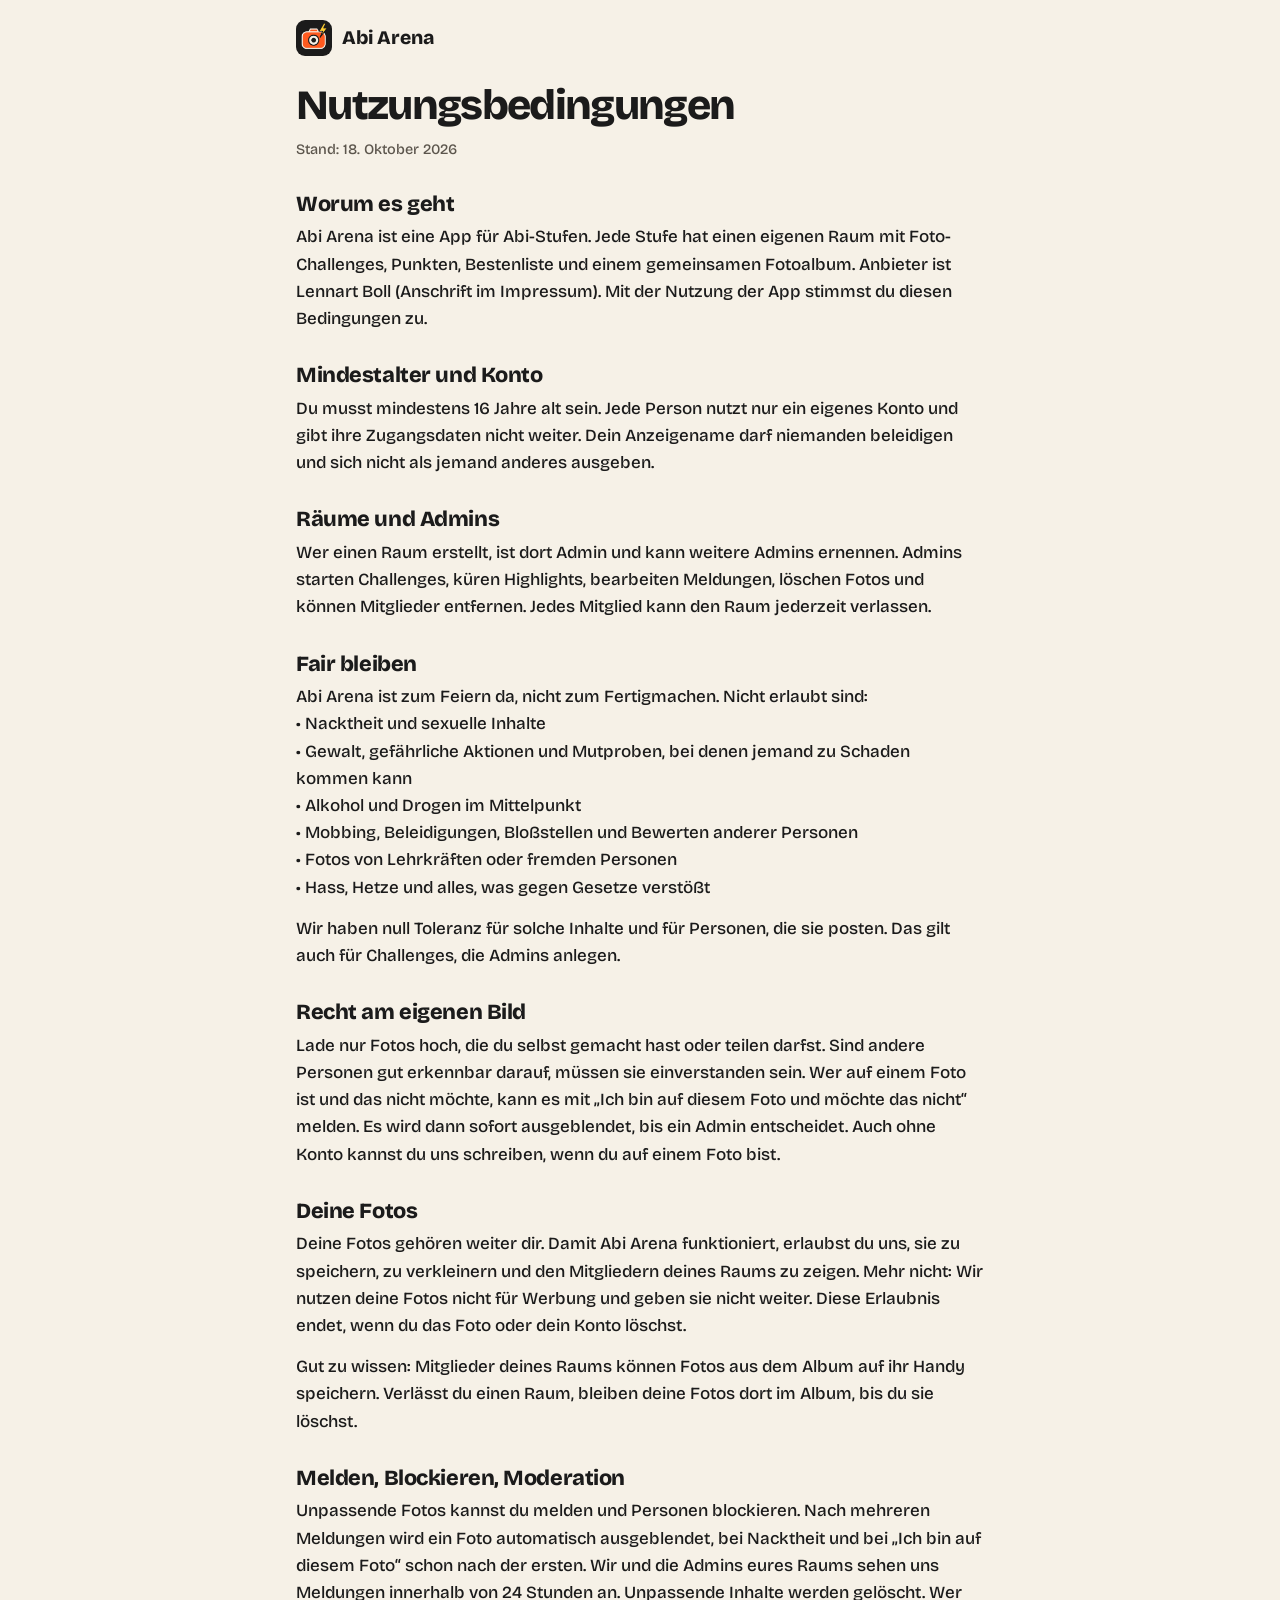
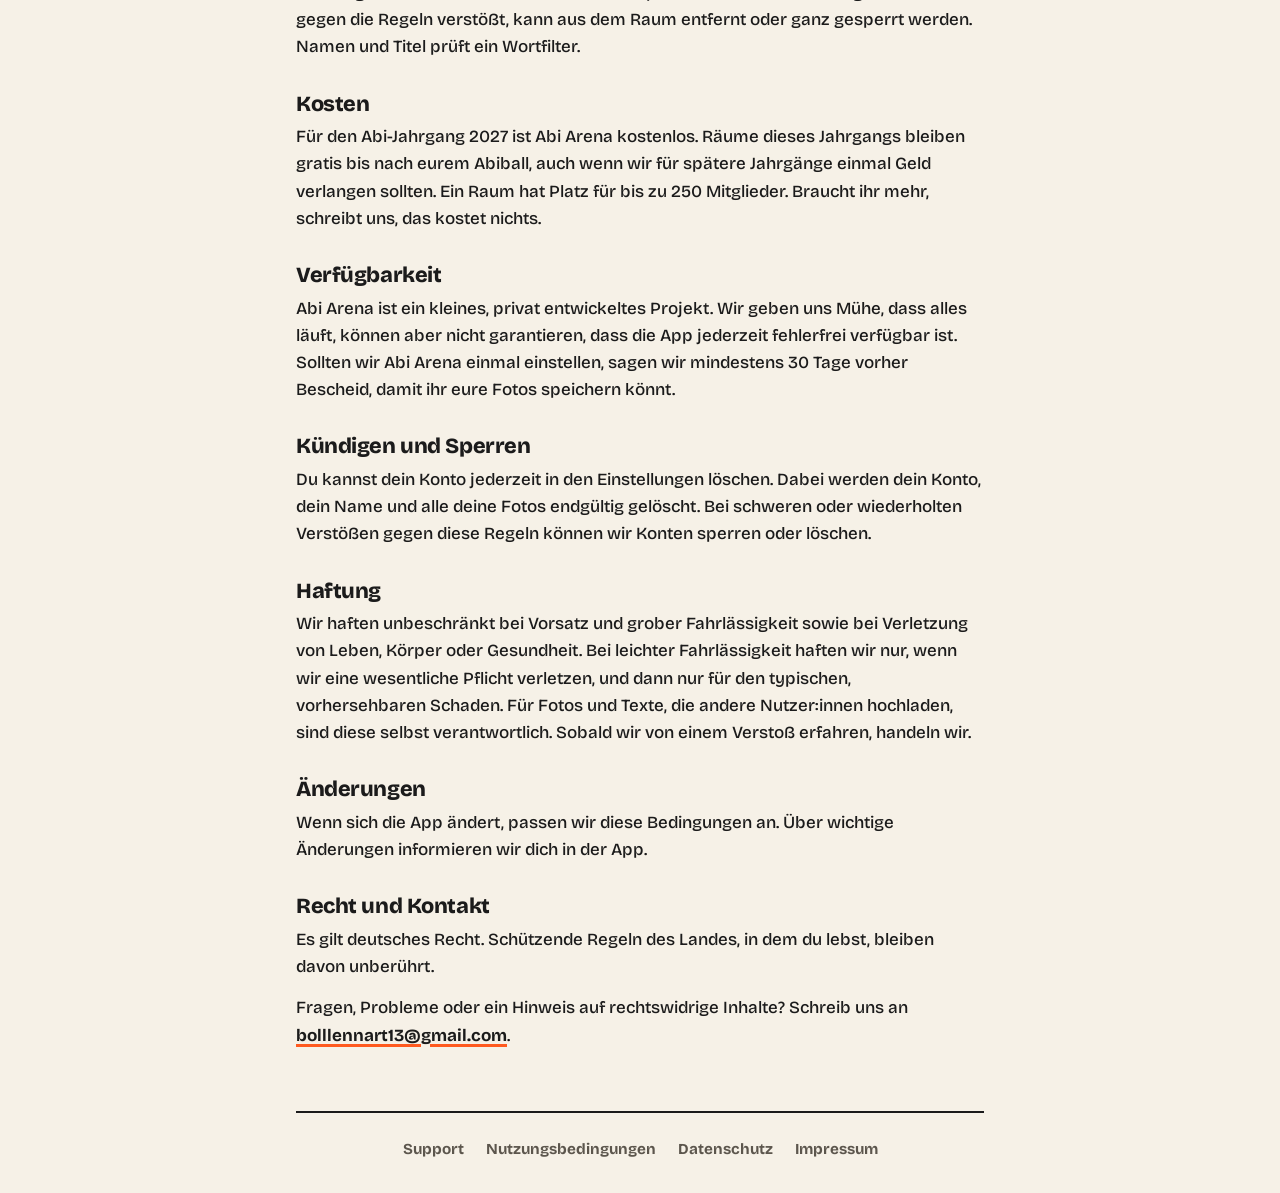
<file: nutzungsbedingungen/index.html>
<!doctype html>
<html lang="de">
<head>
<meta charset="utf-8">
<meta name="viewport" content="width=device-width, initial-scale=1">
<title>Nutzungsbedingungen · Abi Arena</title>
<meta name="description" content="Abi Arena: Foto-Challenges, Bestenliste und ein gemeinsames Album für eure Abi-Stufe.">
<meta name="theme-color" content="#F6F1E7">
<link rel="icon" type="image/png" href="/favicon.png">
<link rel="apple-touch-icon" href="/icon.png">
<link rel="stylesheet" href="/style.css">
</head>
<body>
<header class="kopf">
  <a class="marke" href="/"><img src="/icon.png" alt="" width="36" height="36">Abi Arena</a>
  
</header>
<main>
<h1>Nutzungsbedingungen</h1>
<p class="stand">Stand: 18. Oktober 2026</p>
<section>
<h2>Worum es geht</h2>
<p>Abi Arena ist eine App für Abi-Stufen. Jede Stufe hat einen eigenen Raum mit Foto-Challenges, Punkten, Bestenliste und einem gemeinsamen Fotoalbum. Anbieter ist Lennart Boll (Anschrift im Impressum). Mit der Nutzung der App stimmst du diesen Bedingungen zu.</p>
</section>
<section>
<h2>Mindestalter und Konto</h2>
<p>Du musst mindestens 16 Jahre alt sein. Jede Person nutzt nur ein eigenes Konto und gibt ihre Zugangsdaten nicht weiter. Dein Anzeigename darf niemanden beleidigen und sich nicht als jemand anderes ausgeben.</p>
</section>
<section>
<h2>Räume und Admins</h2>
<p>Wer einen Raum erstellt, ist dort Admin und kann weitere Admins ernennen. Admins starten Challenges, küren Highlights, bearbeiten Meldungen, löschen Fotos und können Mitglieder entfernen. Jedes Mitglied kann den Raum jederzeit verlassen.</p>
</section>
<section>
<h2>Fair bleiben</h2>
<p>Abi Arena ist zum Feiern da, nicht zum Fertigmachen. Nicht erlaubt sind:<br>• Nacktheit und sexuelle Inhalte<br>• Gewalt, gefährliche Aktionen und Mutproben, bei denen jemand zu Schaden kommen kann<br>• Alkohol und Drogen im Mittelpunkt<br>• Mobbing, Beleidigungen, Bloßstellen und Bewerten anderer Personen<br>• Fotos von Lehrkräften oder fremden Personen<br>• Hass, Hetze und alles, was gegen Gesetze verstößt</p>
<p>Wir haben null Toleranz für solche Inhalte und für Personen, die sie posten. Das gilt auch für Challenges, die Admins anlegen.</p>
</section>
<section>
<h2>Recht am eigenen Bild</h2>
<p>Lade nur Fotos hoch, die du selbst gemacht hast oder teilen darfst. Sind andere Personen gut erkennbar darauf, müssen sie einverstanden sein. Wer auf einem Foto ist und das nicht möchte, kann es mit „Ich bin auf diesem Foto und möchte das nicht“ melden. Es wird dann sofort ausgeblendet, bis ein Admin entscheidet. Auch ohne Konto kannst du uns schreiben, wenn du auf einem Foto bist.</p>
</section>
<section>
<h2>Deine Fotos</h2>
<p>Deine Fotos gehören weiter dir. Damit Abi Arena funktioniert, erlaubst du uns, sie zu speichern, zu verkleinern und den Mitgliedern deines Raums zu zeigen. Mehr nicht: Wir nutzen deine Fotos nicht für Werbung und geben sie nicht weiter. Diese Erlaubnis endet, wenn du das Foto oder dein Konto löschst.</p>
<p>Gut zu wissen: Mitglieder deines Raums können Fotos aus dem Album auf ihr Handy speichern. Verlässt du einen Raum, bleiben deine Fotos dort im Album, bis du sie löschst.</p>
</section>
<section>
<h2>Melden, Blockieren, Moderation</h2>
<p>Unpassende Fotos kannst du melden und Personen blockieren. Nach mehreren Meldungen wird ein Foto automatisch ausgeblendet, bei Nacktheit und bei „Ich bin auf diesem Foto“ schon nach der ersten. Wir und die Admins eures Raums sehen uns Meldungen innerhalb von 24 Stunden an. Unpassende Inhalte werden gelöscht. Wer gegen die Regeln verstößt, kann aus dem Raum entfernt oder ganz gesperrt werden. Namen und Titel prüft ein Wortfilter.</p>
</section>
<section>
<h2>Kosten</h2>
<p>Für den Abi-Jahrgang 2027 ist Abi Arena kostenlos. Räume dieses Jahrgangs bleiben gratis bis nach eurem Abiball, auch wenn wir für spätere Jahrgänge einmal Geld verlangen sollten. Ein Raum hat Platz für bis zu 250 Mitglieder. Braucht ihr mehr, schreibt uns, das kostet nichts.</p>
</section>
<section>
<h2>Verfügbarkeit</h2>
<p>Abi Arena ist ein kleines, privat entwickeltes Projekt. Wir geben uns Mühe, dass alles läuft, können aber nicht garantieren, dass die App jederzeit fehlerfrei verfügbar ist. Sollten wir Abi Arena einmal einstellen, sagen wir mindestens 30 Tage vorher Bescheid, damit ihr eure Fotos speichern könnt.</p>
</section>
<section>
<h2>Kündigen und Sperren</h2>
<p>Du kannst dein Konto jederzeit in den Einstellungen löschen. Dabei werden dein Konto, dein Name und alle deine Fotos endgültig gelöscht. Bei schweren oder wiederholten Verstößen gegen diese Regeln können wir Konten sperren oder löschen.</p>
</section>
<section>
<h2>Haftung</h2>
<p>Wir haften unbeschränkt bei Vorsatz und grober Fahrlässigkeit sowie bei Verletzung von Leben, Körper oder Gesundheit. Bei leichter Fahrlässigkeit haften wir nur, wenn wir eine wesentliche Pflicht verletzen, und dann nur für den typischen, vorhersehbaren Schaden. Für Fotos und Texte, die andere Nutzer:innen hochladen, sind diese selbst verantwortlich. Sobald wir von einem Verstoß erfahren, handeln wir.</p>
</section>
<section>
<h2>Änderungen</h2>
<p>Wenn sich die App ändert, passen wir diese Bedingungen an. Über wichtige Änderungen informieren wir dich in der App.</p>
</section>
<section>
<h2>Recht und Kontakt</h2>
<p>Es gilt deutsches Recht. Schützende Regeln des Landes, in dem du lebst, bleiben davon unberührt.</p>
<p>Fragen, Probleme oder ein Hinweis auf rechtswidrige Inhalte? Schreib uns an <a href="mailto:bolllennart13@gmail.com">bolllennart13@gmail.com</a>.</p>
</section>
</main>
<footer class="fuss">
  <nav><a href="/support/">Support</a><a href="/nutzungsbedingungen/">Nutzungsbedingungen</a><a href="/datenschutz/">Datenschutz</a><a href="/impressum/">Impressum</a></nav>
</footer>
</body>
</html>
</file>
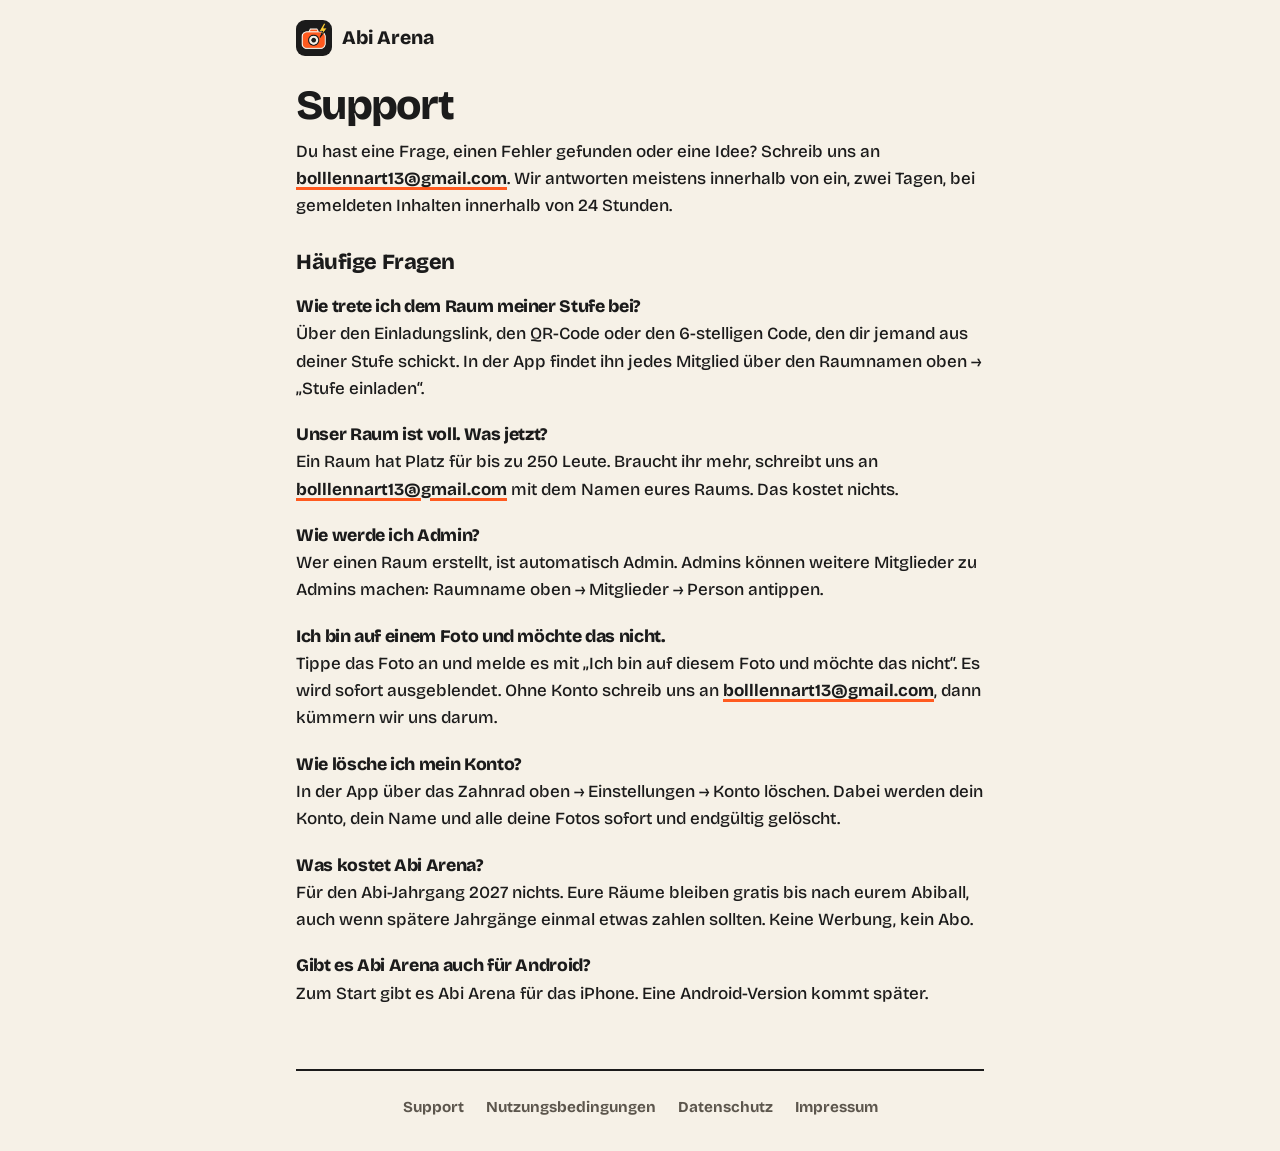
<file: support/index.html>
<!doctype html>
<html lang="de">
<head>
<meta charset="utf-8">
<meta name="viewport" content="width=device-width, initial-scale=1">
<title>Support · Abi Arena</title>
<meta name="description" content="Abi Arena: Foto-Challenges, Bestenliste und ein gemeinsames Album für eure Abi-Stufe.">
<meta name="theme-color" content="#F6F1E7">
<link rel="icon" type="image/png" href="/favicon.png">
<link rel="apple-touch-icon" href="/icon.png">
<link rel="stylesheet" href="/style.css">
</head>
<body>
<header class="kopf">
  <a class="marke" href="/"><img src="/icon.png" alt="" width="36" height="36">Abi Arena</a>
  
</header>
<main>
<h1>Support</h1>
<p>Du hast eine Frage, einen Fehler gefunden oder eine Idee? Schreib uns an
<a href="mailto:bolllennart13@gmail.com">bolllennart13@gmail.com</a>. Wir antworten meistens innerhalb von
ein, zwei Tagen, bei gemeldeten Inhalten innerhalb von 24 Stunden.</p>
<h2>Häufige Fragen</h2>
<section>
<h3>Wie trete ich dem Raum meiner Stufe bei?</h3>
<p>Über den Einladungslink, den QR-Code oder den 6-stelligen Code, den dir jemand aus deiner Stufe schickt. In der App findet ihn jedes Mitglied über den Raumnamen oben → „Stufe einladen“.</p>
</section>
<section>
<h3>Unser Raum ist voll. Was jetzt?</h3>
<p>Ein Raum hat Platz für bis zu 250 Leute. Braucht ihr mehr, schreibt uns an <a href="mailto:bolllennart13@gmail.com">bolllennart13@gmail.com</a> mit dem Namen eures Raums. Das kostet nichts.</p>
</section>
<section>
<h3>Wie werde ich Admin?</h3>
<p>Wer einen Raum erstellt, ist automatisch Admin. Admins können weitere Mitglieder zu Admins machen: Raumname oben → Mitglieder → Person antippen.</p>
</section>
<section>
<h3>Ich bin auf einem Foto und möchte das nicht.</h3>
<p>Tippe das Foto an und melde es mit „Ich bin auf diesem Foto und möchte das nicht“. Es wird sofort ausgeblendet. Ohne Konto schreib uns an <a href="mailto:bolllennart13@gmail.com">bolllennart13@gmail.com</a>, dann kümmern wir uns darum.</p>
</section>
<section>
<h3>Wie lösche ich mein Konto?</h3>
<p>In der App über das Zahnrad oben → Einstellungen → Konto löschen. Dabei werden dein Konto, dein Name und alle deine Fotos sofort und endgültig gelöscht.</p>
</section>
<section>
<h3>Was kostet Abi Arena?</h3>
<p>Für den Abi-Jahrgang 2027 nichts. Eure Räume bleiben gratis bis nach eurem Abiball, auch wenn spätere Jahrgänge einmal etwas zahlen sollten. Keine Werbung, kein Abo.</p>
</section>
<section>
<h3>Gibt es Abi Arena auch für Android?</h3>
<p>Zum Start gibt es Abi Arena für das iPhone. Eine Android-Version kommt später.</p>
</section>
</main>
<footer class="fuss">
  <nav><a href="/support/">Support</a><a href="/nutzungsbedingungen/">Nutzungsbedingungen</a><a href="/datenschutz/">Datenschutz</a><a href="/impressum/">Impressum</a></nav>
</footer>
</body>
</html>
</file>
<file: style.css>
@font-face { font-family: 'Bricolage'; src: url('/fonts/bricolage-500.ttf') format('truetype'); font-weight: 500; font-display: swap; }
@font-face { font-family: 'Bricolage'; src: url('/fonts/bricolage-700.ttf') format('truetype'); font-weight: 700; font-display: swap; }
@font-face { font-family: 'Bricolage'; src: url('/fonts/bricolage-800.ttf') format('truetype'); font-weight: 800; font-display: swap; }
@font-face { font-family: 'Shantell'; src: url('/fonts/shantell-800.ttf') format('truetype'); font-weight: 800; font-display: swap; }

:root {
  --orange: #FF5A1F; --gelb: #FFCF33; --tinte: #1B1B1B; --papier: #F6F1E7;
  --text: #1B1B1B; --text-leise: #5C564D; --hintergrund: #F6F1E7; --flaeche: #FFFFFF; --rand: #1B1B1B;
}
@media (prefers-color-scheme: dark) {
  :root { --text: #F6F1E7; --text-leise: #C9C2B4; --hintergrund: #171614; --flaeche: #24221F; --rand: #3D3A35; }
}

* { box-sizing: border-box; }
[hidden] { display: none !important; }
html { background: var(--hintergrund); }
body {
  margin: 0 auto; max-width: 720px; padding: 0 16px; min-height: 100vh;
  display: flex; flex-direction: column;
  background: var(--hintergrund); color: var(--text);
  font: 500 17px/1.6 'Bricolage', system-ui, -apple-system, "Segoe UI", Roboto, sans-serif;
  overflow-wrap: break-word;
}
main { flex: 1; padding-bottom: 48px; }
h1, h2, h3 { font-weight: 800; line-height: 1.05; letter-spacing: -0.02em; }
h1 { font-size: 2.6rem; margin: 28px 0 10px; letter-spacing: -0.04em; }
h2 { font-size: 1.35rem; margin: 32px 0 8px; }
h3 { font-size: 1.1rem; margin: 24px 0 4px; }
p { margin: 0 0 14px; }
a { color: var(--text); font-weight: 700; text-decoration-color: var(--orange); text-decoration-thickness: 3px; text-underline-offset: 3px; }
.punkt { color: var(--orange); }

.etikett { display: inline-block; font: 800 0.95rem/1.4 'Shantell', 'Comic Sans MS', cursive; color: #1B1B1B; background: #FFFFFF;
  border: 2px solid #1B1B1B; border-radius: 999px; padding: 1px 12px; transform: rotate(-3deg); }
.etikett.gelb { background: var(--gelb); }

.kopf { padding: 20px 0 0; }
.marke { display: inline-flex; align-items: center; gap: 10px; color: var(--text); text-decoration: none; font-weight: 800; font-size: 1.2rem; }
.marke img { border-radius: 9px; }
.stand { color: var(--text-leise); font-size: 0.9rem; }

/* ---- Startseite (breit) ---- */
body.breit { max-width: 1120px; }
.kopf { display: flex; align-items: center; justify-content: space-between; gap: 16px; }
.sprung { display: flex; gap: 22px; }
.sprung a { text-decoration: none; font-size: 0.95rem; }
.sprung a:hover { text-decoration: underline; text-decoration-color: var(--orange); text-decoration-thickness: 3px; }
@media (max-width: 760px) { .sprung { display: none; } }
.etikett.orange { background: var(--orange); }
a:focus-visible, summary:focus-visible { outline: 3px solid var(--orange); outline-offset: 3px; border-radius: 6px; }

.held { display: grid; grid-template-columns: 1.15fr 1fr; gap: 56px; align-items: center; padding: 56px 0 72px; }
.held h1 { font-size: clamp(2.9rem, 7vw, 5.4rem); line-height: 0.92; letter-spacing: -0.05em; margin: 18px 0 22px; text-wrap: balance; }
.held .untertitel { font-size: 1.25rem; font-weight: 500; line-height: 1.45; max-width: 34ch; color: var(--text); }
.aktionen { display: flex; flex-wrap: wrap; align-items: center; gap: 14px 26px; margin-top: 28px; }
.laden { display: inline-block; text-decoration: none; padding: 14px 26px; border-radius: 999px; background: var(--text); color: var(--hintergrund); font-weight: 800; font-size: 1.05rem; }
.laden.klein { display: block; width: fit-content; margin: 8px 0 4px; padding: 10px 20px; font-size: 1rem; }
.preis .laden { margin-top: 24px; background: var(--tinte); color: var(--papier); }

/* Der Blitz: dunkle Fläche in beiden Modi, wie die Blitz-Karte in der App */
.blitz { margin: 0; background: var(--tinte); color: var(--papier); border: 2px solid var(--tinte); border-radius: 32px; padding: 22px 22px 20px; transform: rotate(1.5deg); }
@media (prefers-color-scheme: dark) { .blitz { border-color: var(--rand); } }
.push { display: flex; gap: 12px; align-items: flex-start; background: #FFFFFF; color: var(--tinte); border-radius: 20px; padding: 12px 14px; font-size: 0.95rem; line-height: 1.3;
  animation: rein 0.6s cubic-bezier(0.2, 0.8, 0.2, 1) 0.3s both; }
.push img { border-radius: 10px; flex: none; }
.push > div { flex: 1; display: flex; flex-direction: column; }
.push-kopf { display: flex; justify-content: space-between; color: #5C564D; font-size: 0.8rem; font-weight: 700; }
.push b { font-weight: 800; }
@keyframes rein { from { opacity: 0; transform: translateY(-14px); } to { opacity: 1; transform: none; } }
@media (prefers-reduced-motion: reduce) { .push { animation: none; } }
.blitz-karte { position: relative; margin-top: 26px; border: 2px solid #3D3A35; border-radius: 24px; padding: 26px 20px 20px; background: #24221F; }
.blitz-karte .etikett { position: absolute; top: -15px; left: 16px; }
.blitz-titel { display: block; font-size: 1.6rem; font-weight: 800; letter-spacing: -0.02em; }
.uhr { font-size: clamp(3.6rem, 9vw, 5rem); font-weight: 800; line-height: 1; letter-spacing: -0.04em; font-variant-numeric: tabular-nums; margin: 6px 0 14px; }
.leiste { height: 12px; border-radius: 999px; background: #3A3833; overflow: hidden; }
.leiste div { height: 100%; width: 92%; background: var(--orange); border-radius: 999px; transition: width 1s linear; }
.tempo { list-style: none; margin: 16px 0 0; padding: 0; display: grid; grid-template-columns: repeat(3, 1fr); gap: 8px; }
.tempo li { border: 2px solid #3D3A35; border-radius: 16px; padding: 8px 10px; font-size: 0.78rem; line-height: 1.25; color: #C9C2B4; }
.tempo b { display: block; font-size: 1.6rem; line-height: 1.1; color: var(--papier); }
.tempo li.an { background: var(--orange); border-color: var(--orange); color: var(--tinte); }
.tempo li.an b { color: var(--tinte); }
.blitz figcaption { margin-top: 14px; font-size: 0.92rem; line-height: 1.45; color: #C9C2B4; }

.abschnitt { padding: 56px 0; border-top: 2px solid var(--rand); }
.abschnitt h2, .preis h2 { font-size: clamp(2rem, 4.5vw, 3rem); letter-spacing: -0.04em; margin: 0 0 28px; }

.schritte-start { list-style: none; counter-reset: schritt; margin: 0; padding: 0; display: grid; grid-template-columns: repeat(3, 1fr); gap: 28px; }
.schritte-start li { counter-increment: schritt; max-width: 34ch; }
.schritte-start li::before { content: counter(schritt); display: flex; align-items: center; justify-content: center; width: 52px; height: 52px; margin-bottom: 14px;
  border-radius: 50%; background: var(--orange); color: var(--tinte); border: 2px solid var(--rand); font-weight: 800; font-size: 1.5rem; }
.schritte-start b, .liste b { font-weight: 800; }
.schritte-start b { display: block; font-size: 1.3rem; margin-bottom: 4px; }

.funktion { display: grid; grid-template-columns: 1fr 1fr; gap: 56px; align-items: center; padding: 28px 0; }
.funktion:nth-of-type(even) .funktion-text { order: 2; }
.funktion h3 { font-size: 1.7rem; letter-spacing: -0.03em; margin: 0 0 10px; }
.funktion-text { max-width: 44ch; }

/* App-Ausschnitte: helle Flächen mit dunklen Rahmen wie in der App, auch im dunklen Modus */
.ausschnitt { color: var(--tinte); }
.challenges { display: grid; grid-template-columns: 1fr 1fr; gap: 10px; }
.ch { background: #FFFFFF; border: 2px solid var(--tinte); border-radius: 22px; padding: 14px; display: flex; flex-direction: column; align-items: flex-start; gap: 4px; }
.ch .emo { width: 44px; height: 44px; border-radius: 50%; border: 2px solid var(--tinte); display: flex; align-items: center; justify-content: center; font-size: 1.3rem; margin-bottom: 6px; }
.ch b { font-weight: 700; line-height: 1.2; }
.ch small { color: #5C564D; font-size: 0.82rem; margin-bottom: 8px; }
.ch .etikett { font-size: 0.85rem; }
.ch:nth-child(odd) .etikett { transform: rotate(2deg); }

.bestenliste { background: var(--orange); border: 2px solid var(--tinte); border-radius: 26px; padding: 22px 18px 18px; }
.podest { display: grid; grid-template-columns: 1fr 1.25fr 1fr; align-items: end; gap: 6px; }
.platz { display: flex; flex-direction: column; align-items: center; gap: 4px; font-size: 0.9rem; }
.av { width: 58px; height: 58px; border-radius: 50%; border: 2px solid var(--tinte); display: flex; align-items: center; justify-content: center; font-weight: 800; font-size: 1.4rem; }
.erster .av { width: 82px; height: 82px; font-size: 2rem; }
.erster b { font-size: 1.1rem; }
.pille { background: #FFFFFF; border: 2px solid var(--tinte); border-radius: 999px; padding: 0 10px; font-weight: 800; font-size: 0.85rem; }
.erster .pille { background: var(--tinte); color: var(--papier); }
.ich { margin-top: 18px; background: var(--gelb); border: 2px solid var(--tinte); border-radius: 20px; padding: 12px 14px; font-size: 0.9rem; font-weight: 700; }
.ich > div:first-child { display: flex; justify-content: space-between; font-size: 1.25rem; }
.spur { height: 12px; margin: 8px 0; border-radius: 999px; background: #FFFFFF; border: 2px solid var(--tinte); overflow: hidden; }
.spur div { width: 82%; height: 100%; background: var(--tinte); }

.album { display: grid; grid-template-columns: repeat(3, 1fr); gap: 8px; }
.album img { width: 100%; height: auto; aspect-ratio: 1; object-fit: cover; border: 2px solid var(--rand); border-radius: 18px; display: block; }

.zwei { display: grid; grid-template-columns: 1fr 1fr; gap: 56px; }
.liste { list-style: none; margin: 0; padding: 0; }
.liste li { padding: 14px 0; border-bottom: 2px solid var(--rand); }
.liste li:first-child { padding-top: 0; }
.liste li:last-child { border-bottom: 0; }

.preis { position: relative; margin: 16px 0 56px; padding: 44px 32px 36px; background: var(--gelb); color: var(--tinte); border: 2px solid var(--tinte); border-radius: 32px; }
.preis .etikett { position: absolute; top: -16px; left: 28px; font-size: 1.05rem; }
.preis h2 { margin-bottom: 10px; }
.preis p { font-size: 1.2rem; font-weight: 700; max-width: 46ch; margin: 0; }

.fragen { max-width: 760px; margin-bottom: 24px; }
.fragen details { border-bottom: 2px solid var(--rand); }
.fragen summary { cursor: pointer; padding: 16px 36px 16px 0; font-weight: 800; font-size: 1.1rem; list-style: none; position: relative; }
.fragen summary::-webkit-details-marker { display: none; }
.fragen summary::after { content: '+'; position: absolute; right: 4px; top: 10px; font-size: 1.6rem; color: var(--orange); transition: transform 0.2s ease; }
.fragen details[open] summary::after { transform: rotate(45deg); }
.fragen details p { max-width: 64ch; }

@media (max-width: 860px) {
  .held, .funktion, .zwei { grid-template-columns: 1fr; gap: 36px; }
  .held { padding: 32px 0 56px; }
  .funktion:nth-of-type(even) .funktion-text { order: 0; }
  .schritte-start { grid-template-columns: 1fr; gap: 24px; }
  .blitz { transform: none; }
  .abschnitt { padding: 44px 0; }
}
@media (max-width: 420px) {
  .tempo li { font-size: 0.7rem; padding: 8px; }
  .preis { padding: 40px 20px 28px; }
}

.einladung { text-align: center; padding-top: 24px; }
.einladung h1 { font-size: 3rem; }
.raum { background: var(--orange); color: #1B1B1B; border: 2px solid var(--rand); border-radius: 24px; padding: 20px; margin: 20px 0; }
.raum.fehler { background: var(--gelb); }
.raum b { display: block; font-size: 1.5rem; font-weight: 800; }
.schritte { text-align: left; background: var(--flaeche); border: 2px solid var(--rand); border-radius: 24px; padding: 20px 20px 20px 44px; }
.schritte li { margin-bottom: 14px; }
.schritte li:last-child { margin-bottom: 0; }
.hinweis-klein { color: var(--text-leise); font-size: 0.9rem; }
.code { display: block; margin: 8px 0 4px; padding: 10px 18px; font: 800 2rem/1 ui-monospace, Consolas, monospace; letter-spacing: 0.18em; color: var(--papier); background: var(--tinte); border: 2px solid var(--rand); border-radius: 16px; cursor: pointer; }
.knopf { display: block; margin-top: 20px; padding: 16px; border-radius: 999px; background: var(--text); color: var(--hintergrund); text-decoration: none; font-weight: 800; }

.fuss { padding: 24px 0 32px; border-top: 2px solid var(--rand); }
.fuss nav { display: flex; flex-wrap: wrap; gap: 8px 22px; justify-content: center; }
.fuss a { color: var(--text-leise); text-decoration: none; font-weight: 700; font-size: 0.95rem; }
</file>
